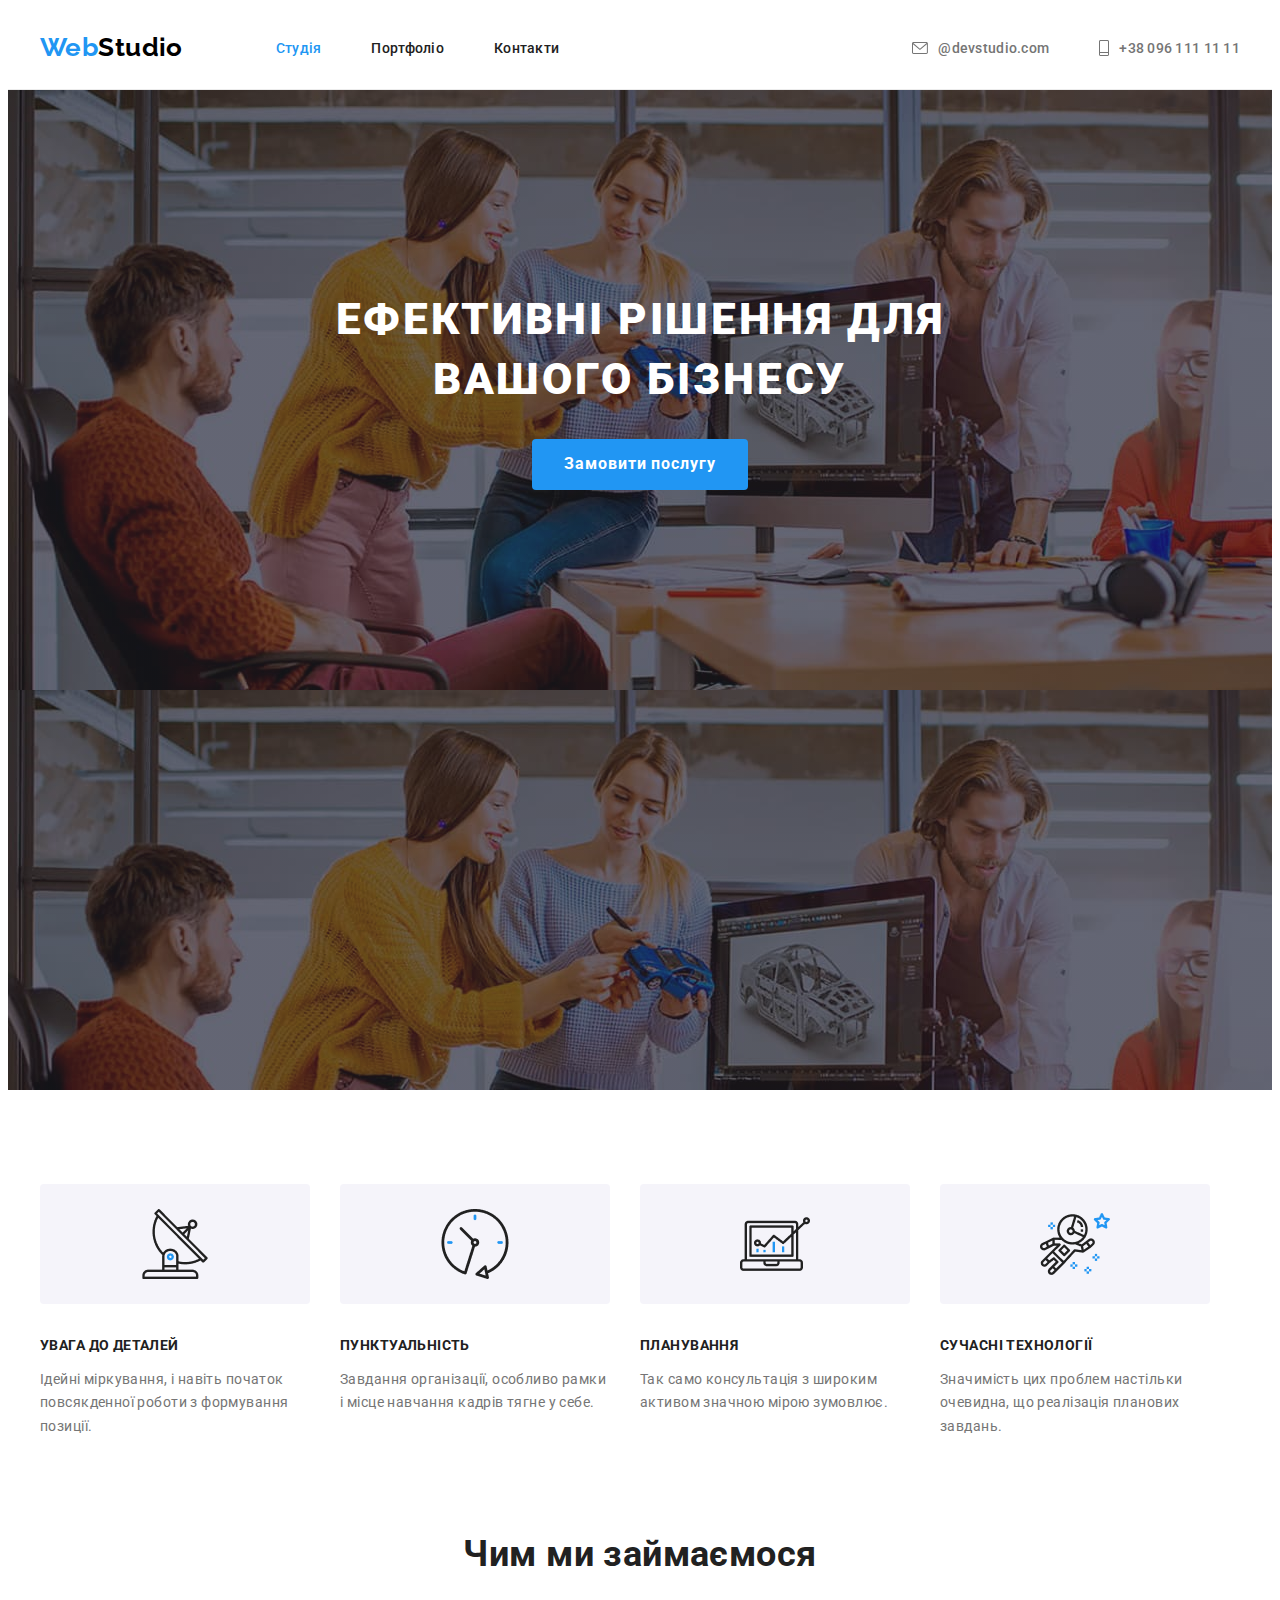
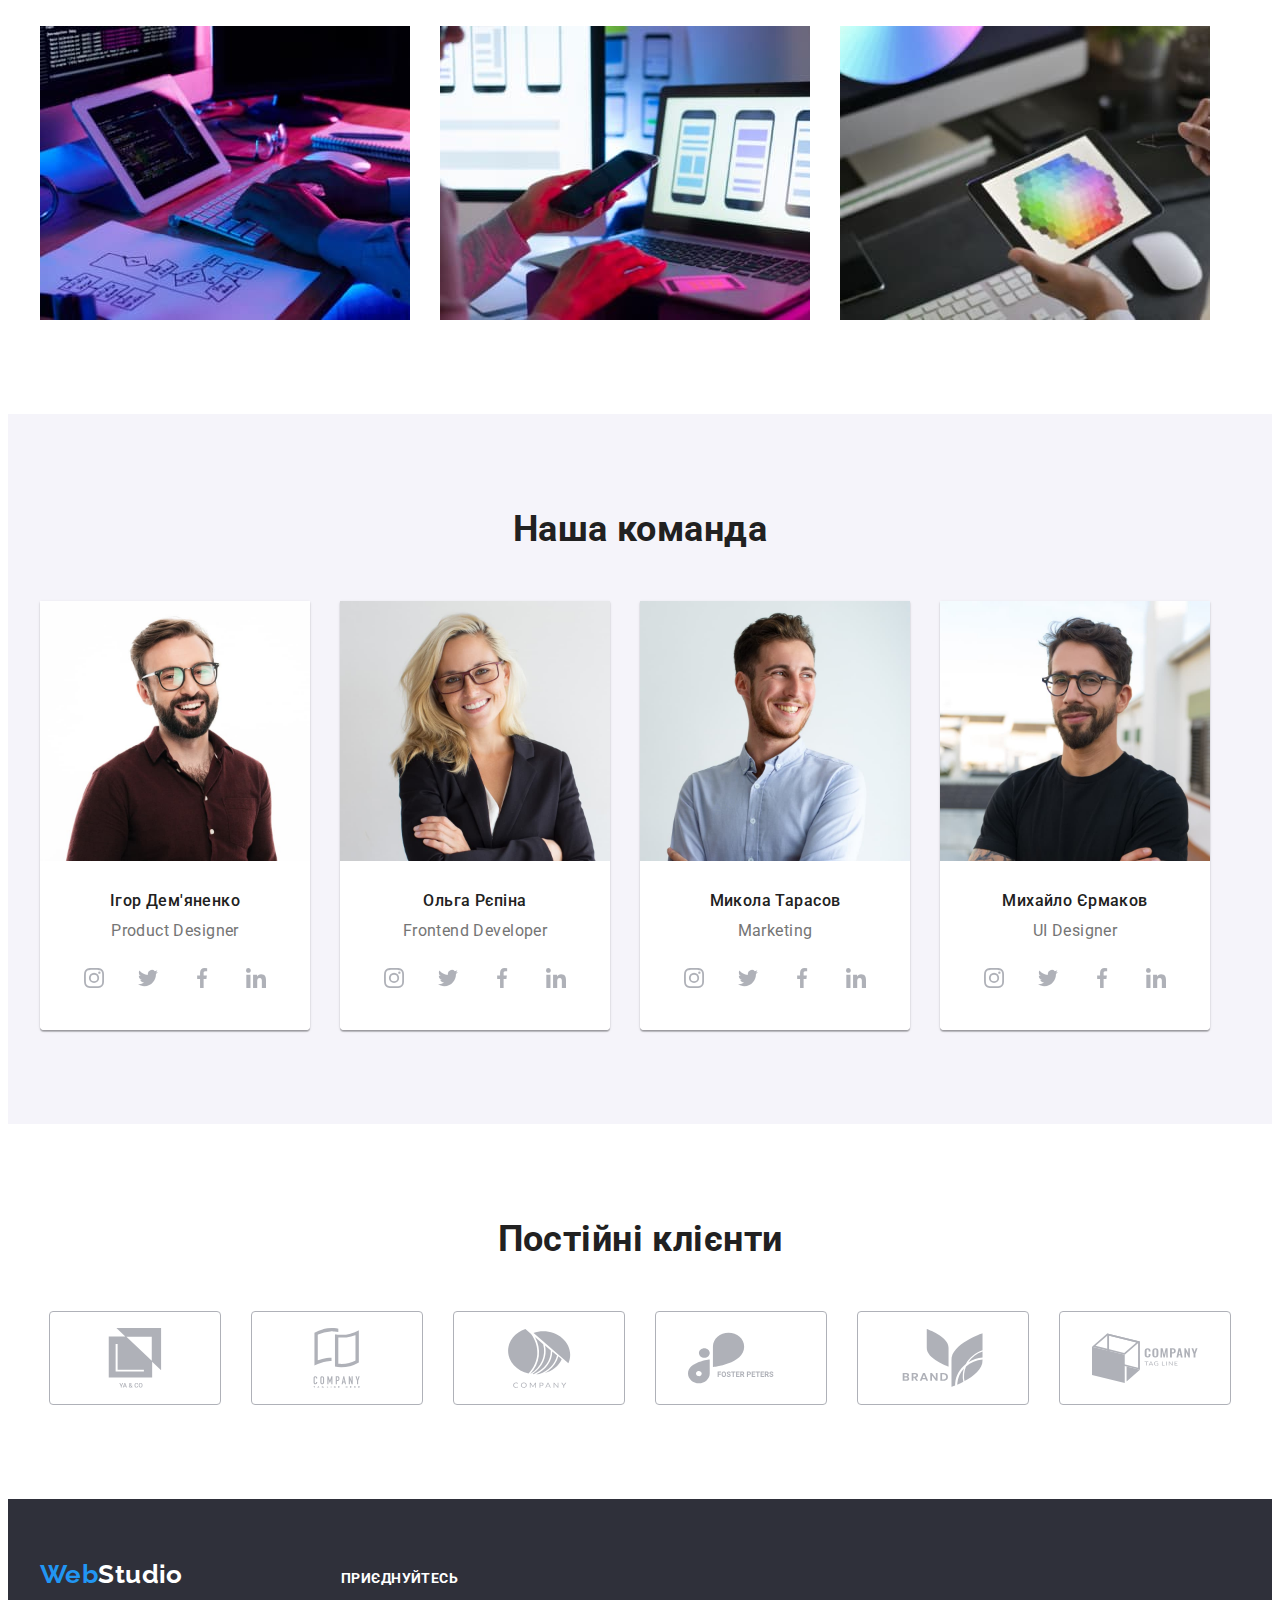
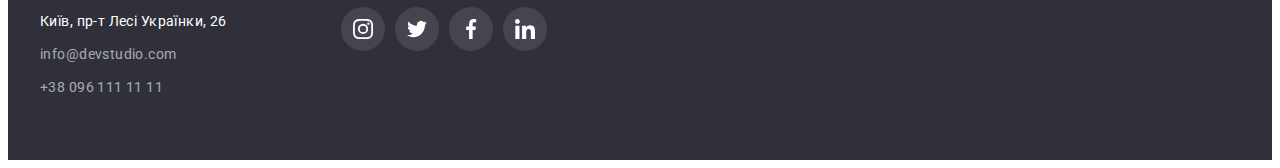
<file: index.html>
<!DOCTYPE html>
<html lang="uk">
    <head>
    <meta charset="UTF-8" />
    <meta http-equiv="X-UA-Compatible" content="IE=edge" />
    <meta name="viewport" content="width=device-width, initial-scale=1.0" />
    <title>WebStudio</title>
    <link href="https://fonts.googleapis.com/css2?family=Raleway:wght@700&family=Roboto:wght@400;500;700;900&display=swap" rel="stylesheet">
    <link rel="stylesheet" href="https://cdnjs.cloudflare.com/ajax/libs/modern-normalize/1.1.0/modern-normalize.min.css" integrity="sha512-wpPYUAdjBVSE4KJnH1VR1HeZfpl1ub8YT/NKx4PuQ5NmX2tKuGu6U/JRp5y+Y8XG2tV+wKQpNHVUX03MfMFn9Q==" crossorigin="anonymous" referrerpolicy="no-referrer" />
    <link rel="stylesheet" href="./сss/styles.css" />
  </head>
  <!-- Контент -->
  <body>
    <header>
      <!-- навігвція -->
      <div class="nav container">
        <nav class="nav">
          <!-- Logo -->
          <a href="" class="logo nav-and-logo-box"><span class="logo-span">Web</span>Studio</a>
          <ul class="link-page">
            <li class="item"><a href="" class="nav-link current">Студія</a></li>
            <li class="item"><a href="./portfolio.html" class="nav-link">Портфоліо</a></li>
            <li class="item"><a href="" class="nav-link">Контакти</a></li>
          </ul>
        </nav>
  
      <ul class="contact">
        <li class="item-contact">
          <a href="mailto:info@devstudio.com" class="contact-link"
            > 
              <svg class="item-contact-element" width="16" height="12">
                <use href="./images/decoration-img/icons.svg#icon-mail"></use>
              </svg>
    
             <span>@devstudio.com</span></a
          >
        </li>
        <li class="item-contact">
          <a href="tel:+380961111111" class="contact-link">
            <svg class="item-contact-element" width="10" height="16">
              <use href="./images/decoration-img/icons.svg#icon-phone"></use>
            </svg>
          <span>+38 096 111 11 11</span></a>
        </li>
      </ul>
    </div>

    </header>
    <main>
      <!-- hero -->
      
      <section class="section hero ">
        <div class="container">
        <h1 class="main-title">Ефективні рішення для вашого бізнесу</h1>
        <button type="button" class="button-activ">Замовити послугу</button>
      </div>
      </section>
<!-- Переваги компанії -->
      <section class="section ">
        <div class="container">
          <!-- <svg>

          </svg> -->
        <!-- Цей заголовок буде схований з допомогою CSS -->
        <h2 class="section-title visually-hidden" >Переваги компанії WebStudio</h2>
        <ul  class="list-hidden">
          <li class="hidden icon-antena">
            <h3 class="section-title">Увага до деталей</h3>
            <p class="info">
              Ідейні міркування, і навіть початок повсякденної роботи з
              формування позиції.
            </p>
          </li>
          <li class="hidden icon-clock">
            <h3 class="section-title">Пунктуальність</h3>
            <p class="info">
              Завдання організації, особливо рамки і місце навчання кадрів тягне
              у себе.
            </p>
          </li>
          <li class="hidden icon-diagram">
            <h3 class="section-title">Планування</h3>
            <p class="info">
              Так само консультація з широким активом значною мірою зумовлює.
            </p>
          </li>
          <li class="hidden icon-astronautz">
            <h3 class="section-title">Сучасні технології</h3>
            <p class="info">
              Значимість цих проблем настільки очевидна, що реалізація планових
              завдань.
            </p>
          </li>
        </ul>
        </div>
      </section>
      <!-- чим ми займаємося (картинки) -->
      <section class="section section-progect">
        <div class="container">
        <h2 class="section-title-progect">Чим ми займаємося</h2>
        <ul class="example">
          <li class="example-progect">
            <img class="example-foto"
              src="./images/other/computer.jpg"
              alt="Комп'ютер"
              width="370"
            />
          </li>
          <li class="example-progect">
            <img  class="example-foto"src="./images/other/phone.jpg" alt="Телефон" width="370" />
          </li>
          <li class="example-progect">
            <img class="example-foto"
              src="./images/other/table.jpg"
              alt="Планшетний комп'ютер"
              width="370"
            />
          </li>
        </ul>
      </div>
      </section>
      <!-- команда працівників -->
        <section class="section  background-color-section">
          <div class="container">
            <h2 class="section-title-staff">Наша команда</h2>
          <ul class="staff">
            <li class="staff-items">
              <img
                src="./images/staff/ihor.jpg"
                alt="Ігор Дем'яненко"
                width="270"
                height="260"
              />
              <div class="staff-border">
                <h3 class="section-title-staff-name">Ігор Дем'яненко</h3>
                <p class="staff-name" lang="en">Product Designer</p>
                <ul class="social-network">
                  
                  <li class="element">
                    <a href="http://instagram"
                    target="_blank"
                    rel="noopener noreferrer nofollow" class="social-network-link" > 
                    <svg  class="link-account"  width="20" height="20">
                      <use href="./images/decoration-img/icons.svg#icon-instagram"></use>
                    </svg>
                    </a>

                  </li>
                  <li class="element">
                    <a href="http://twitter"
                    target="_blank"
                    rel="noopener noreferrer nofollow" class="social-network-link"> 
                    <svg class="link-account"width="20px" height="20px">
                      <use href="./images/decoration-img/icons.svg#icon-twitter"></use>
                    </svg>
                    </a>
          
                  </li>
                  <li class="element">
                    <a href="http://facebook"
                    target="_blank"
                    rel="noopener noreferrer nofollow" class="social-network-link"> 
                    <svg class="link-account" width="20px" height="20px">
                      <use href="./images/decoration-img/icons.svg#icon-facebook"></use>      
                    </svg>
                  </a>
                  </li>

                  <li class="element">
                    <a href="http://linkedin"
                    target="_blank"
                    rel="noopener noreferrer nofollow" class="social-network-link"> 

                    <svg class="link-account" width="20px" height="20px">
                      <use href="./images/decoration-img/icons.svg#icon-linkedin"></use>
                    </svg>
                    </a>
          
                  </li>
                </ul>
                </div>
            </li>
            <li class="staff-items">
              <img
                src="./images/staff/olha.jpg"
                alt="Фото Ольга Рєпіна"
                width="270"
                height="260"
              />              
              <div class="staff-border">
              <h3 class="section-title-staff-name">Ольга Рєпіна</h3>
              <p class="staff-name" lang="en">Frontend Developer</p>
              <ul class="social-network">
                  
                <li class="element">
                  <a href="http://instagram"
                  target="_blank"
                  rel="noopener noreferrer nofollow" class="social-network-link"> 
                  <svg  class="link-account"  width="20" height="20">
                    <use href="./images/decoration-img/icons.svg#icon-instagram"></use>
                  </svg>
                  </a>

                </li>
                <li class="element">
                  <a href="http://twitter"
                  target="_blank"
                  rel="noopener noreferrer nofollow" class="social-network-link" > 
                  <svg class="link-account"width="20px" height="20px">
                    <use href="./images/decoration-img/icons.svg#icon-twitter"></use>
                  </svg>
                  </a>
        
                </li>
                <li class="element">
                  <a href="http://facebook"
                  target="_blank"
                  rel="noopener noreferrer nofollow" class="social-network-link"> 
                  <svg class="link-account" width="20px" height="20px">
                    <use href="./images/decoration-img/icons.svg#icon-facebook"></use>      
                  </svg>
                </a>
                </li>

                <li class="element">
                  <a href="http://linkedin"
                  target="_blank"
                  rel="noopener noreferrer nofollow" class="social-network-link"> 

                  <svg class="link-account" width="20px" height="20px">
                    <use href="./images/decoration-img/icons.svg#icon-linkedin"></use>
                  </svg>
                  </a>
        
                </li>
              </ul>

              </div>
            </li>
            <li class="staff-items">
              <img
                src="./images/staff/mykola.jpg"
                alt="Фото Микола Тарасов"
                width="270"
                height="260"
              />
              <div class="staff-border">
              <h3 class="section-title-staff-name">Микола Тарасов</h3>
              <p class="staff-name" lang="en">Marketing</p>
              <ul class="social-network">
                  
                <li class="element">
                  <a href="http://instagram"
                  target="_blank"
                  rel="noopener noreferrer nofollow" class="social-network-link" > 
                  <svg  class="link-account"  width="20" height="20">
                    <use href="./images/decoration-img/icons.svg#icon-instagram"></use>
                  </svg>
                  </a>

                </li>
                <li class="element">
                  <a href="http://twitter"
                  target="_blank"
                  rel="noopener noreferrer nofollow" class="social-network-link"> 
                  <svg class="link-account"width="20px" height="20px">
                    <use href="./images/decoration-img/icons.svg#icon-twitter"></use>
                  </svg>
                  </a>
        
                </li>
                <li class="element">
                  <a href="http://facebook"
                  target="_blank"
                  rel="noopener noreferrer nofollow" class="social-network-link"> 
                  <svg class="link-account" width="20px" height="20px">
                    <use href="./images/decoration-img/icons.svg#icon-facebook"></use>      
                  </svg>
                </a>
                </li>

                <li class="element">
                  <a href="http://linkedin"
                  target="_blank"
                  rel="noopener noreferrer nofollow" class="social-network-link"> 

                  <svg class="link-account" width="20px" height="20px">
                    <use href="./images/decoration-img/icons.svg#icon-linkedin"></use>
                  </svg>
                  </a>
        
                </li>
              </ul>

            </div>
            </li>
            <li class="staff-items">
              <img
                src="./images/staff/mykhailo.jpg"
                alt="Фото Михайло Єрмаков"
                width="270"
                height="260"
              />
              <div class="staff-border">
              <h3 class="section-title-staff-name">Михайло Єрмаков</h3>
              <p class="staff-name" lang="en">UI Designer</p>
              <ul class="social-network">
                  
                <li class="element">
                  <a href="http://instagram"
                  target="_blank"
                  rel="noopener noreferrer nofollow" class="social-network-link" > 
                  <svg  class="link-account"  width="20" height="20">
                    <use href="./images/decoration-img/icons.svg#icon-instagram"></use>
                  </svg>
                  </a>

                </li>
                <li class="element">
                  <a href="http://twitter"
                  target="_blank"
                  rel="noopener noreferrer nofollow" class="social-network-link"> 
                  <svg class="link-account"width="20px" height="20px">
                    <use href="./images/decoration-img/icons.svg#icon-twitter"></use>
                  </svg>
                  </a>
        
                </li>
                <li class="element">
                  <a href="http://facebook"
                  target="_blank"
                  rel="noopener noreferrer nofollow" class="social-network-link"> 
                  <svg class="link-account" width="20px" height="20px">
                    <use href="./images/decoration-img/icons.svg#icon-facebook"></use>      
                  </svg>
                </a>
                </li>

                <li class="element">
                  <a href="http://linkedin"
                  target="_blank"
                  rel="noopener noreferrer nofollow" class="social-network-link"> 

                  <svg class="link-account" width="20px" height="20px">
                    <use href="./images/decoration-img/icons.svg#icon-linkedin"></use>
                  </svg>
                  </a>
        
                </li>
              </ul>

              </div>
            </li>
          </ul>
        </div>
        </section>
        <section class="section customer">
          <div class="container">
            <h2 class="header-customer">Постійні клієнти</h2>
            <ul class="list-customer">
              <li class="title-customer">
                <a href="" class="link-customer" >
                <svg class="logo-customer" width="106" height="60">
                  <use href="./images/decoration-img/icons.svg#icon-ya-co"></use>
                </svg></a>
              </li>
              <li class="title-customer">
                <a href="" class="link-customer" >
                  <svg class="logo-customer" width="106" height="60">
                  <use href="./images/decoration-img/icons.svg#icon-company-tagline"></use>
                </svg>
                </a>
              </li>
              <li class="title-customer">
                <a href="" class="link-customer" >
                  <svg class="logo-customer" width="106" height="60">
                  <use href="./images/decoration-img/icons.svg#icon-company"></use>
                </svg>
                </a>
              </li>
              <li class="title-customer">
                <a href="" class="link-customer" >
                <svg class="logo-customer" width="106" height="60">
                  <use href="./images/decoration-img/icons.svg#icon-foster-peters"></use>
                </svg>
                </a>
              </li>
              <li class="title-customer">
                <a href="" class="link-customer" >
                <svg class="logo-customer" width="106" height="60">
                  <use href="./images/decoration-img/icons.svg#icon-brand"></use>
                </svg>
                </a>
              </li>
              <li class="title-customer">
                <a href="" class="link-customer" >
                <svg class="logo-customer" width="106" height="60">
                  <use href="./images/decoration-img/icons.svg#icon-company-tag"></use>
                </svg>
                </a>
              </li>
            </ul>
          </div>
        </section>
    </main>
    <!-- ===============футер============ -->
    <footer >
      <div class="container footer-flex">
        <div class="footer-info">
        <a href="" class="logo-footer"
        ><span class="logo-span">Web</span>Studio</a
      >
      <address>
        <a
          href="http://surl.li/bjvcs"
          target="_blank"
          rel="noopener noreferrer nofollow"
          class="address-post"
        >
          Київ, пр-т Лесі Українки, 26</a
        >
        <a href="mailto:info@devstudio.com" class="footer-contact"
          >info@devstudio.com</a
        >
        <a href="tel:+380961111111" class="footer-contact"
          >+38 096 111 11 11</a
        >
      </address>
    </div>
    <div class="footer-social-network">
      <h2 class="header-network">приєднуйтесь</h2>
      <ul class="footer-social-page">
        <li class="social-page" width="44" heigth="44">
          <a href="http://instagram.com"
          target="_blank"
          rel="noopener noreferrer nofollow" class="social-page-link">
          <svg  width="20px" height="20px">
            <use href="./images/decoration-img/icons.svg#icon-instagram"></use>
          </svg>
          </a>

        </li>
        <li class="social-page" width="44" heigth="44">
          <a href="http://twitter"
          target="_blank"
          rel="noopener noreferrer nofollow" class="social-page-link">
          <svg  width="20px" height="20px">
            <use href="./images/decoration-img/icons.svg#icon-twitter"></use>
          </svg>
          </a>

        </li>
        <li class="social-page" width="44" heigth="44">
          <a href="http://facebook"
          target="_blank"
          rel="noopener noreferrer nofollow" class="social-page-link">
          <svg  width="20px" height="20px">
            <use href="./images/decoration-img/icons.svg#icon-facebook"></use>
          </svg>
          </a>

        </li>
        <li class="social-page" width="44" heigth="44">
          <a href="http://linkedin"
          target="_blank"
          rel="noopener noreferrer nofollow" class="social-page-link">
          <svg  width="20px" height="20px">
            <use href="./images/decoration-img/icons.svg#icon-linkedin"></use>
          </svg>
          </a>
        </li>
      </ul>
    </div>
      </div>
    </footer>
  </body>
</html>
</file>
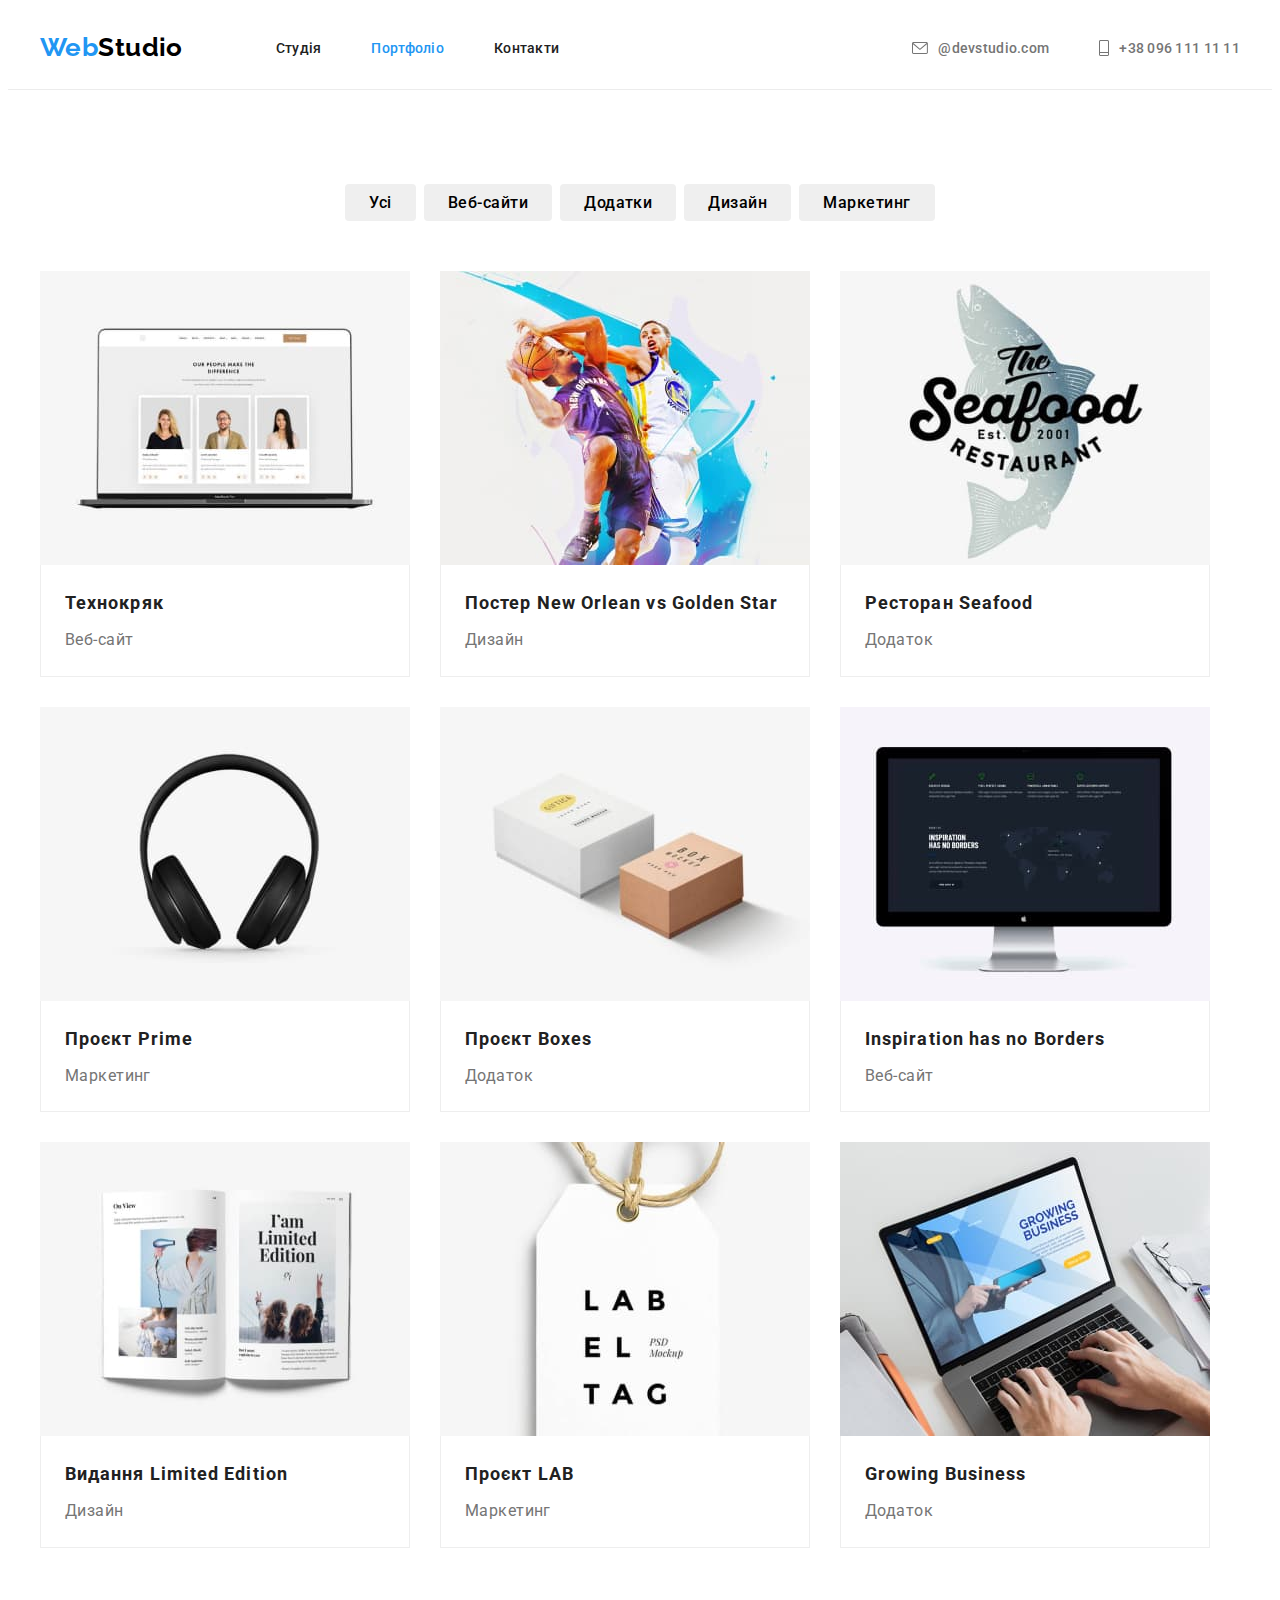
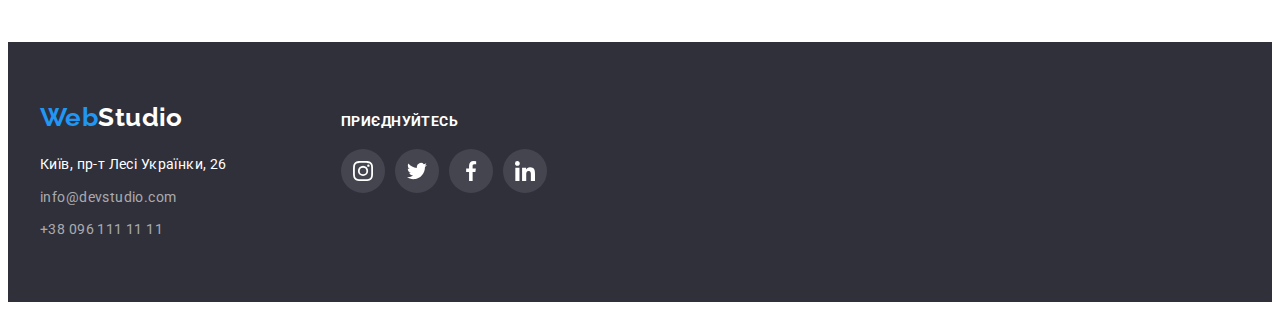
<file: portfolio.html>
<!DOCTYPE html>
<html lang="uk">
  <head>
    <meta charset="UTF-8" />
    <meta http-equiv="X-UA-Compatible" content="IE=edge" />
    <meta name="viewport" content="width=device-width, initial-scale=1.0" />
    <title>WebStudio</title>
    <link href="https://fonts.googleapis.com/css2?family=Raleway:wght@700&family=Roboto:wght@400;500;700;900&display=swap" rel="stylesheet">
    <link rel="stylesheet" href="https://cdnjs.cloudflare.com/ajax/libs/modern-normalize/1.1.0/modern-normalize.min.css" integrity="sha512-wpPYUAdjBVSE4KJnH1VR1HeZfpl1ub8YT/NKx4PuQ5NmX2tKuGu6U/JRp5y+Y8XG2tV+wKQpNHVUX03MfMFn9Q==" crossorigin="anonymous" referrerpolicy="no-referrer" />
    <link rel="stylesheet" href="./сss/styles.css" />
  </head>
  <!-- Контент -->
  <body>
    <header>
      <!-- навігвція -->
      <div class="nav container">
        <nav class="nav">
          <!-- Logo -->
          <a href="" class="logo nav-and-logo-box"><span class="logo-span">Web</span>Studio</a>
          <ul class="link-page">
            <li class="item"><a href="./index.html" class="nav-link ">Студія</a></li>
            <li class="item"><a href="" class="nav-link current">Портфоліо</a></li>
            <li class="item"><a href="" class="nav-link">Контакти</a></li>
          </ul>
        </nav>
  
        <ul class="contact">
          <li class="item-contact">
            <a href="mailto:info@devstudio.com" class="contact-link"
              > 
                <svg class="item-contact-element" width="16" height="12">
                  <use href="./images/decoration-img/icons.svg#icon-mail"></use>
                </svg>
      
               <span>@devstudio.com</span></a
            >
          </li>
          <li class="item-contact">
            <a href="tel:+380961111111" class="contact-link">
              <svg class="item-contact-element" width="10" height="16">
                <use href="./images/decoration-img/icons.svg#icon-phone"></use>
              </svg>
            <span>+38 096 111 11 11</span></a>
          </li>
        </ul>
      </div>

    </header>
    <!--унікальний контент -->
    <main>
   <!-- фільтр контента -->
   <section class="section">
    <div class="container">
    <ul class="button-list">
    <li class="button-link"><button type="button" class="button-item">Усі</button></li>
    <li class="button-link"><button type="button" class="button-item">Веб-сайти</button></li>
    <li class="button-link"><button type="button" class="button-item">Додатки</button></li>
    <li class="button-link"><button type="button" class="button-item">Дизайн</button></li>
      <li class="button-link"><button type="button" class="button-item">Маркетинг</button></li>
</ul>
<!-- Проєкти -->
<h1 class="progects-title visually-hidden">Наші проєкти</h1>

  <ul class="progect-subject">
    <li class="content">
      <img
        src="./images/progects/tehnocratia.jpg"
        alt="Технокряк"
        width="370"
        height="294"
      />
      <div class="features">
      <h3 class="progects-subtitle">Технокряк</h3>
      <p class="progects-text">Веб-сайт</p>
    </div>
    </li>
    <li class="content">
      <img
        src="./images/progects/basketball.jpg"
        alt="Постер"
        width="370"
        height="294"
      />
      <div class="features">
        <h3 class="progects-subtitle">Постер New Orlean vs Golden Star</h3>
        <p class="progects-text">Дизайн</p> 
      </div>
    </li>
    <li class="content">
      <img
        src="./images/progects/restoran-sea-food.jpg"
        alt="Ресторан"
        width="370"
        height="294"
      />
      <div class="features">
        <h3 class="progects-subtitle">Ресторан Seafood</h3>
        <p class="progects-text">Додаток</p>  
      </div>
    </li>
    <li class="content">
      <img
        src="./images/progects/prime-progect.jpg"
        alt="Проєкт"
        width="370"
        height="294"
      />
      <div class="features">
        <h3 class="progects-subtitle">Проєкт Prime</h3>
        <p class="progects-text">Маркетинг</p>  
      </div>
    </li>
    <li class="content">
      <img
        src="./images/progects/boxes-progect.jpg"
        alt="Проєкт"
        width="370"
        height="294"
      />
      <div class="features">
        <h3 class="progects-subtitle">Проєкт Boxes</h3>
        <p class="progects-text">Додаток</p>  
      </div>
    </li>
    <li class="content">
      <img
        src="./images/progects/inspiration-has-no-borders.jpg"
        alt="Веб-сайт"
        width="370"
        height="294"
      />
      <div class="features">
        <h3 lang="en" class="progects-subtitle">Inspiration has no Borders</h3>
        <p class="progects-text">Веб-сайт</p>  
      </div>
    </li>
    <li class="content">
      <img
        src="./images/progects/limited-edition.jpg"
        alt="Видання"
        width="370"
        height="294"
      />
      <div class="features">
        <h3 class="progects-subtitle">Видання Limited Edition</h3>
        <p class="progects-text">Дизайн</p>  
      </div>
    </li>
    <li class="content">
      <img
        src="./images/progects/lab-progect.jpg"
        alt="Проєкт"
        width="370"
        height="294"
      />
      <div class="features">
        <h3 class="progects-subtitle">Проєкт LAB</h3>
        <p class="progects-text">Маркетинг</p>  
      </div>
    </li>
    <li class="content">
      <img
        src="./images/progects/growing-business-progect.jpg"
        alt="Зростаючий бізнес"
        width="370"
        height="294"
      />
      <div class="features">
        <h3 lang="en" class="progects-subtitle">Growing Business</h3>
        <p class="progects-text">Додаток</p>  
      </div>
    </li>
  </ul>
</div>
</section>

    </main>
    
    <!--================================================= -->
    <!-- ===================== Футер==================== -->


    <footer >
      <div class="container footer-flex">
        <div class="footer-info">
        <a href="" class="logo-footer"
        ><span class="logo-span">Web</span>Studio</a
      >
      <address>
        <a
          href="http://surl.li/bjvcs"
          target="_blank"
          rel="noopener noreferrer nofollow"
          class="address-post"
        >
          Київ, пр-т Лесі Українки, 26</a
        >
        <a href="mailto:info@devstudio.com" class="footer-contact"
          >info@devstudio.com</a
        >
        <a href="tel:+380961111111" class="footer-contact"
          >+38 096 111 11 11</a
        >
      </address>
    </div>
    <div class="footer-social-network">
      <h2 class="header-network">приєднуйтесь</h2>
      <ul class="footer-social-page">
        <li class="social-page" width="44" heigth="44">
          <a href="http://instagram.com"
          target="_blank"
          rel="noopener noreferrer nofollow" class="social-page-link">
          <svg  width="20px" height="20px">
            <use href="./images/decoration-img/icons.svg#icon-instagram"></use>
          </svg>
          </a>

        </li>
        <li class="social-page" width="44" heigth="44">
          <a href="http://twitter"
          target="_blank"
          rel="noopener noreferrer nofollow" class="social-page-link">
          <svg  width="20px" height="20px">
            <use href="./images/decoration-img/icons.svg#icon-twitter"></use>
          </svg>
          </a>

        </li>
        <li class="social-page" width="44" heigth="44">
          <a href="http://facebook"
          target="_blank"
          rel="noopener noreferrer nofollow" class="social-page-link">
          <svg  width="20px" height="20px">
            <use href="./images/decoration-img/icons.svg#icon-facebook"></use>
          </svg>
          </a>

        </li>
        <li class="social-page" width="44" heigth="44">
          <a href="http://linkedin"
          target="_blank"
          rel="noopener noreferrer nofollow" class="social-page-link">
          <svg  width="20px" height="20px">
            <use href="./images/decoration-img/icons.svg#icon-linkedin"></use>
          </svg>
          </a>
        </li>
      </ul>
    </div>
      </div>
    </footer>
  </body>
</html>
</file>
<file: сss/styles.css>
:root {
  --primary-color-text: #757575;
  --secondary-color-text: #212121;
  --tertiary-color-text: #ffffff;
  --fourth-color-text: #000000;
  --primary-background-page: #ffffff;
  --secondary-background-page: #f5f4fa;
  --tertiary-background-page: #2f303a;
  --accent-color: #2196f3;
  --primary-color-logo: #AFB1B8;
  --primary-line-height: 1.2;
  --secondary-line-height: 1.7;
  --primary-font-weight: 500;
  --secondary-font-weight: 700;
  --primary-font-size: 16px;
}


/* ___________________ЗАГАЛЬНІ НАЛАШТУВАННЯ________________ */
html {
  box-sizing: border-box;
} 

body {
  color: var(--primary-color-text);
  background-color: var(--primary-background-page);
/* фон і текст */
  font-family: Roboto, sans-serif;
  font-size: 14px;
  letter-spacing: 0.03em;
}
/* прибираю підкреслення у всіх посилань */
a {
  text-decoration: none;
}
/* прибираю маркерування списків */
li {
  list-style-type: none;
}
/* прибираю стандартні ліві падінки */
ul{
  padding-left: 0px;
}
/* прибираю непотрібні заголовки */
.visually-hidden {
  position: absolute;
   white-space: nowrap;
   width: 1px;
   height: 1px;
   overflow: hidden;
   border: 0;
   padding: 0;
   clip: rect(0 0 0 0);
   clip-path: inset(50%);
   margin: -1px;
 }
/* підсвітка активної сторінки */
 .nav-link.current  {
  color: var(--accent-color);
}
/* Кнопки */
.button-item,
.button-activ {
  cursor: pointer;
  font-family: inherit;
}

/* Остання дитина без правого маджана */
li.item:last-child,
.hidden:last-child,
.example-progect:last-child,
.staff-items:last-child,
.staff-items:last-child,
.button-link:last-child,
.item-contact:last-child,
.social-network > .element:last-child,
.list-customer > .title-customer:last-child,
.social-page:last-child {
  margin-right: 0px;
}
/* Падінги всіх секцій */
.section {
  padding-top: 94px;
  padding-bottom: 94px;
}

/* зміна кольорів при фокусі і ховері */
.contact-link:hover,
.contact-link:focus,
.footer-contact:hover,
.footer-contact:focus,
.nav-link:hover,
.nav-link:focus {
  color: var(--accent-color);
  }


/* ____________________ХЕДЕР_________________ */
header {
  border-bottom: 1px solid #ECECEC;
}

.container {
  width: 1200px;
  margin-left: auto;
  margin-right: auto;
  padding-left: 15px;
  padding-right: 15px;
  /* outline: 2px solid red; */
}

div.nav,
nav {
  display: flex;
  align-items: center;
}

/* НАВІГАЦІЯ */
/* Логотип */
.logo,
.logo-span {
  color: var(--fourth-color-text);
  font-family: Raleway, sans-serif;
  font-weight: var(--secondary-font-weight);
  font-size: 26px;
  line-height: var(--primary-line-height);
}

.logo-span {
  color: var(--accent-color);
}

.logo {
  display: block;
  padding-top: 24px;
  padding-bottom: 25px;
}

.nav-link {
  padding-top: 32px;
  padding-bottom: 32px;

  color: var(--secondary-color-text);
  font-weight: var(--primary-font-weight);
  line-height: var(--primary-line-height);
  letter-spacing: 0.02em;
}

.link-page {
  display: flex;
  margin-top: 0px;
  margin-bottom: 0px;
  margin-left: 93px;
  padding-left: 0px;
}

li.item {
  display: block ;
  margin-right: 50px;
}


/* Контакти */
.contact-link {
  display: inline-flex;
  align-items: center;
  justify-content: center;

  padding-top: 32px;
  padding-bottom: 32px;

  color: var(--primary-color-text);
  font-weight: var(--primary-font-weight);
  line-height: var(--primary-line-height);
  letter-spacing: 0.02em;
}

.contact {
  display: flex;
  margin-top: 0px;
  margin-bottom: 0px;
  margin-left: auto;
  padding-left: 0px;
}

.item-contact {
  display: inline-flex;
  align-items: center;
  margin-right: 50px;
}

.item-contact-element {
  display: block;
  fill: currentColor;
  margin-right: 10px;

}

.item-contact-element:hover,
.item-contact-element:focus{
  fill: var(--accent-color);
}


/*  ______________ГЕРОЙ_________________ */

section.section-progect {
  padding-top: 0px;
}

.hero {
  max-width: 1600px;
  height: 600px;
  padding: 200px 0px 200px;
  margin-right: auto;
  margin-left: auto;
  text-align: center;

  background-color: #C4C4C4;

  background-image: linear-gradient(
    to right,
   rgba(47, 48, 58, 0.4),
   rgba(47, 48, 58, 0.4)),
  url('../images/decoration-img/hero.jpg');
}

h1 {
  display: block;
  margin-top: 0px;
  margin-bottom: 0px;
  margin-left: auto;
  margin-right: auto;
  width: 696px;

  color: var(--tertiary-color-text);
  font-weight: 900;
  font-size: 44px;
  line-height: 1.36;
  text-align: center;
  letter-spacing: 0.06em;
  text-transform: uppercase;
}

.button-activ {
  display: inline-block;
  padding-top: 8px;
  padding-bottom: 8px;
  padding-left: 30px;
  padding-right: 30px;
  margin-top: 30px;

  color: var(--tertiary-color-text);
  background-color: var(--accent-color);
  font-weight: var(--secondary-font-weight);
  font-size: var(--primary-font-size);
  line-height: 1.9;
  letter-spacing: 0.06em;
  border-radius: 4px;
  border-color: transparent ;
}

/* ________________СЕКЦІЇ____________________ */

/* секція "Перевіги компанії" */
.hidden {
  display:block;
  width: 270px;
  margin-right: 30px;
}

.list-hidden {
  display: flex;
  margin-top: 0px;
  margin-bottom: 0px;
  padding-left: 0px;
}

.hidden::before{
  content: "";
  display: block;
  height: 120px;
  margin-bottom: 30px;

  background-color: var(--secondary-background-page);
  border-radius: 4px;

  background-position: center; 
  background-repeat: no-repeat;

}

/* Зображення до сектції "наші переваги" */
.icon-antena::before{
  background-image: url(../images/decoration-img/icon-hidden/antenna.png);
}
.icon-clock::before{
  background-image: url(../images/decoration-img/icon-hidden/clock.png);
}
.icon-diagram::before{
  background-image: url(../images/decoration-img/icon-hidden/diagram.png);
}
.icon-astronautz::before{
  background-image: url(../images/decoration-img/icon-hidden/astronautz.png);
}

.info {
  margin-bottom: 0px;
  margin-top: 10px;

  font-weight: 400;
  line-height: var(--secondary-line-height);
}

.section-title
 {
  margin-top: 0px;
  margin-bottom: 0px;

  color: var(--secondary-color-text);
  font-size: 14px;
  font-weight: var(--secondary-font-weight);
  line-height: var(--secondary-line-height);
  text-transform: uppercase;
}

/* Секція "команда" */

.section-title-progect{
  margin-top: 0px;
}

.example {
  display: flex;
  margin-top: 0px;
  margin-bottom: 0px;
  padding-left: 0px;
  align-items: center;
}

.example-progect{
  display: block;
  margin-right: 30px;
}

.example-foto {
  display: block;
}

/* Секція з персоналом */

.section-title-progect,
.section-title-staff,
.header-customer {
  margin-bottom: 50px;

  color: var(--secondary-color-text);
  font-weight: var(--secondary-font-weight);
  font-size: 36px;
  line-height: var(--primary-line-height);
  text-align: center;
}

.section-title-staff{
  margin-top: 0px;
}

.staff {
  display: flex;
  padding-left: 0px;
  margin-top: 0px;
  margin-bottom: 0px;
}

.staff-items {
  display: block;
  margin-right: 30px;

  border-radius: 0px 0px 4px 4px;
  box-shadow: 0px 1px 3px rgba(0, 0, 0, 0.12), 0px 1px 1px rgba(0, 0, 0, 0.14), 0px 2px 1px rgba(0, 0, 0, 0.2);
}

.section-title-staff-name {
  color: var(--secondary-color-text);
  font-weight: var(--primary-font-weight);
  font-size: var(--primary-font-size);
  line-height: var(--primary-line-height);
  text-align: center;
  margin-top: 0px;
  margin-bottom: 10px;
}

.staff-name {
  font-size: var(--primary-font-size);
  line-height: var(--primary-line-height);
  text-align: center;
  margin-top: 0px;
  margin-bottom: 16px;
}

.staff-border {
  padding-top: 30px;
  padding-bottom: 30px;

  background-color: var(--primary-background-page);
  border-radius: inherit;
}

.social-network{
  display: flex;
  justify-content: center;
}

.social-network > .element{
  display: inline-flex;
  justify-content: center;
  align-items: center;
  width: 44px;
  height: 44px;
  margin-right: 10px;
  border-radius: 50%;
  color: var(--primary-color-logo);
  /* outline: 2px solid black; */
}

.social-network-link {
  display: flex;
  justify-content: center;
  align-items: center;
  width: inherit;
  height: inherit;
  border-radius: 50%;

  color: currentColor;
}

.social-network-link:hover,
.social-network-link:focus {
  background-color: var(--accent-color);
  color: var(--tertiary-color-text);
}

.link-account {
  fill: currentColor;
}


.background-color-section {
  margin-right: auto;
  margin-left: auto;

  background-color: var(--secondary-background-page);
}

/* Секція "Постійні клієнти" */

.header-customer{
  margin-top: 0px;
}

.list-customer {
  display: flex;
  justify-content: center;
  margin-top: 0px;
  margin-bottom: 0px;
  padding-left: 0px;
}

.list-customer > .title-customer{
  margin-right: 30px;
}

.link-customer {
  display: flex;
  align-items: center;
  justify-content: center;
  width: 170px;
  height: 92px;

  color: var(--primary-color-logo);
  border: 1px solid #AFB1B8;
  border-radius: 4px;
  cursor: pointer;
 
}

/* .title-customer:hover */
.link-customer:hover,
.link-customer:focus{
  border-color: var(--accent-color);
  color: var(--accent-color);
}
.logo-customer {
  fill: currentColor;
}


/* _______________ФУТЕР__________________ */
footer {
  background-color: var(--tertiary-background-page);
  padding-top: 60px;
  padding-bottom: 60px;
}

.footer-flex {
  display: flex;
  align-items: baseline;
}

/* логотип */
.logo-footer,
.logo-span {
  color: var(--tertiary-color-text);
  font-family: Raleway, sans-serif;
font-weight: var(--secondary-font-weight);
font-size: 26px;
line-height: var(--primary-line-height);
}

.logo-footer{
  display: block;
  width: 145px;
}

.logo-span {
  color: var(--accent-color);
}

address {
  margin-top: 20px;
  font-weight: 400;
  line-height: var(--secondary-line-height);

}
/* адреса футера */
.address-post {
  display: block;
  width: 231px;
  margin-bottom: 9px;

  color: var(--tertiary-color-text);
  font-style: normal;
}

.address-post:last-child{
  padding-bottom: 0px;
}
/* контакти футера */
.footer-contact {
  display: block;
  padding-right: 0px;
  width: 231px;
  margin-bottom: 9px;

  color: rgba(255, 255, 255, 0.6);
  font-style: normal;
}

.footer-contact:last-child{
  margin-bottom: 0px;
}

.footer-social-network {
  margin-left: 70px;
}

/* Заголовок до соціальних мереж футера */
.header-network {
  margin-bottom: 20px;
  margin-top: 0px;

  color: var(--primary-background-page);
  font-weight: var(--secondary-font-weight);
  font-size: 14px;
  line-height: var(--primary-line-height);
  text-transform: uppercase;
}
/* Список соціальних мереж футера*/
.footer-social-page {
  display: flex;
  justify-content: center;
  padding-left: 0px;
  margin-top: 0px;
  margin-bottom: 0px;
}

.social-page {
  margin-top: 0px;
  margin-bottom: 0px;
  padding-left: 0px;
  padding-right: 0px;
}

.social-page {
  display: inline-flex;
  justify-content: center;
  align-items: center;
  width: 44px;
  height: 44px;
  margin-right: 10px;
  background-color: rgba(255, 255, 255, 0.1);
  
  border-radius: 50%;
}

.social-page-link:hover,
.social-page-link:focus {
  background-color: var(--accent-color);
}

.social-page-link {
  display: flex;
  justify-content: center;
  align-items: center;
  width: inherit;
  height: inherit;
  border-radius: 50%;


  fill: var(--tertiary-color-text);
}





/* _________________сторінка "Студія"__________________ */

.button-link {
  display: block;
  margin-right: 8px;
}

.button-list {
  display: flex;
  padding-left: 0px;
  margin-top: 0px;
  margin-bottom: 0px;
  margin-right: auto;
  justify-content: center;
  
  border-radius: 4px
}

.button-item:hover,
.button-item:focus {
  background-color: var(--accent-color);
  color: var(--secondary-background-page);
  border-color: transparent;
  border-radius: 4px;
  box-shadow: 0px 3px 1px rgba(0, 0, 0, 0.1), 0px 1px 2px rgba(0, 0, 0, 0.08), 0px 2px 2px rgba(0, 0, 0, 0.12);
}

/* фільтр контента */
.button-item {

  padding-top: 4px;
  padding-bottom: 4px;
  padding-left: 22px;
  padding-right: 22px;

  font-weight: var(--primary-font-weight);
  font-size: var(--primary-font-size);
  line-height: 1.6;
  letter-spacing: 0.03em;
  border-color: transparent;
  border-radius: 4px;
}

/* Проєкти */

.progect-subject {
  display: flex;
  flex-wrap: wrap;
  padding-left: 0px;
  margin-top: 50px;
  margin-bottom: 0px;
}

.content {
  display: block;
  margin-right: 30px;
  margin-bottom: 30px;
}
.content:nth-child(3n) {
  margin-right: 0px;
}
.content:nth-last-child(-n+3){
  margin-bottom: 0px;
}

.content:hover {
  box-shadow: 0px 1px 1px rgba(0, 0, 0, 0.12), 0px 4px 4px rgba(0, 0, 0, 0.06), 1px 4px 6px rgba(0, 0, 0, 0.16);
  cursor: pointer;
}

.features {
  padding-left: 24px;
  padding-right: 24px;
  padding-top: 20px;
  padding-bottom: 20px;

  border-top: transparent;
  border-left: 1px solid #EEEEEE;
  border-right: 1px solid #EEEEEE;
  border-bottom: 1px solid #EEEEEE;
} 

img {
  display: block;
}

.progects-subtitle {
  margin-top: 0px;
  margin-bottom: 0px;

  color:  var(--secondary-color-text);
  font-weight: var(--secondary-font-weight);
  font-size: 18px;
  line-height: 2;
  letter-spacing: 0.06em;
}

.progects-text {
  margin-top: 4px;
  margin-bottom: 0px;

  font-size: var(--primary-font-size);
  line-height: 1.9;
}
</file>
